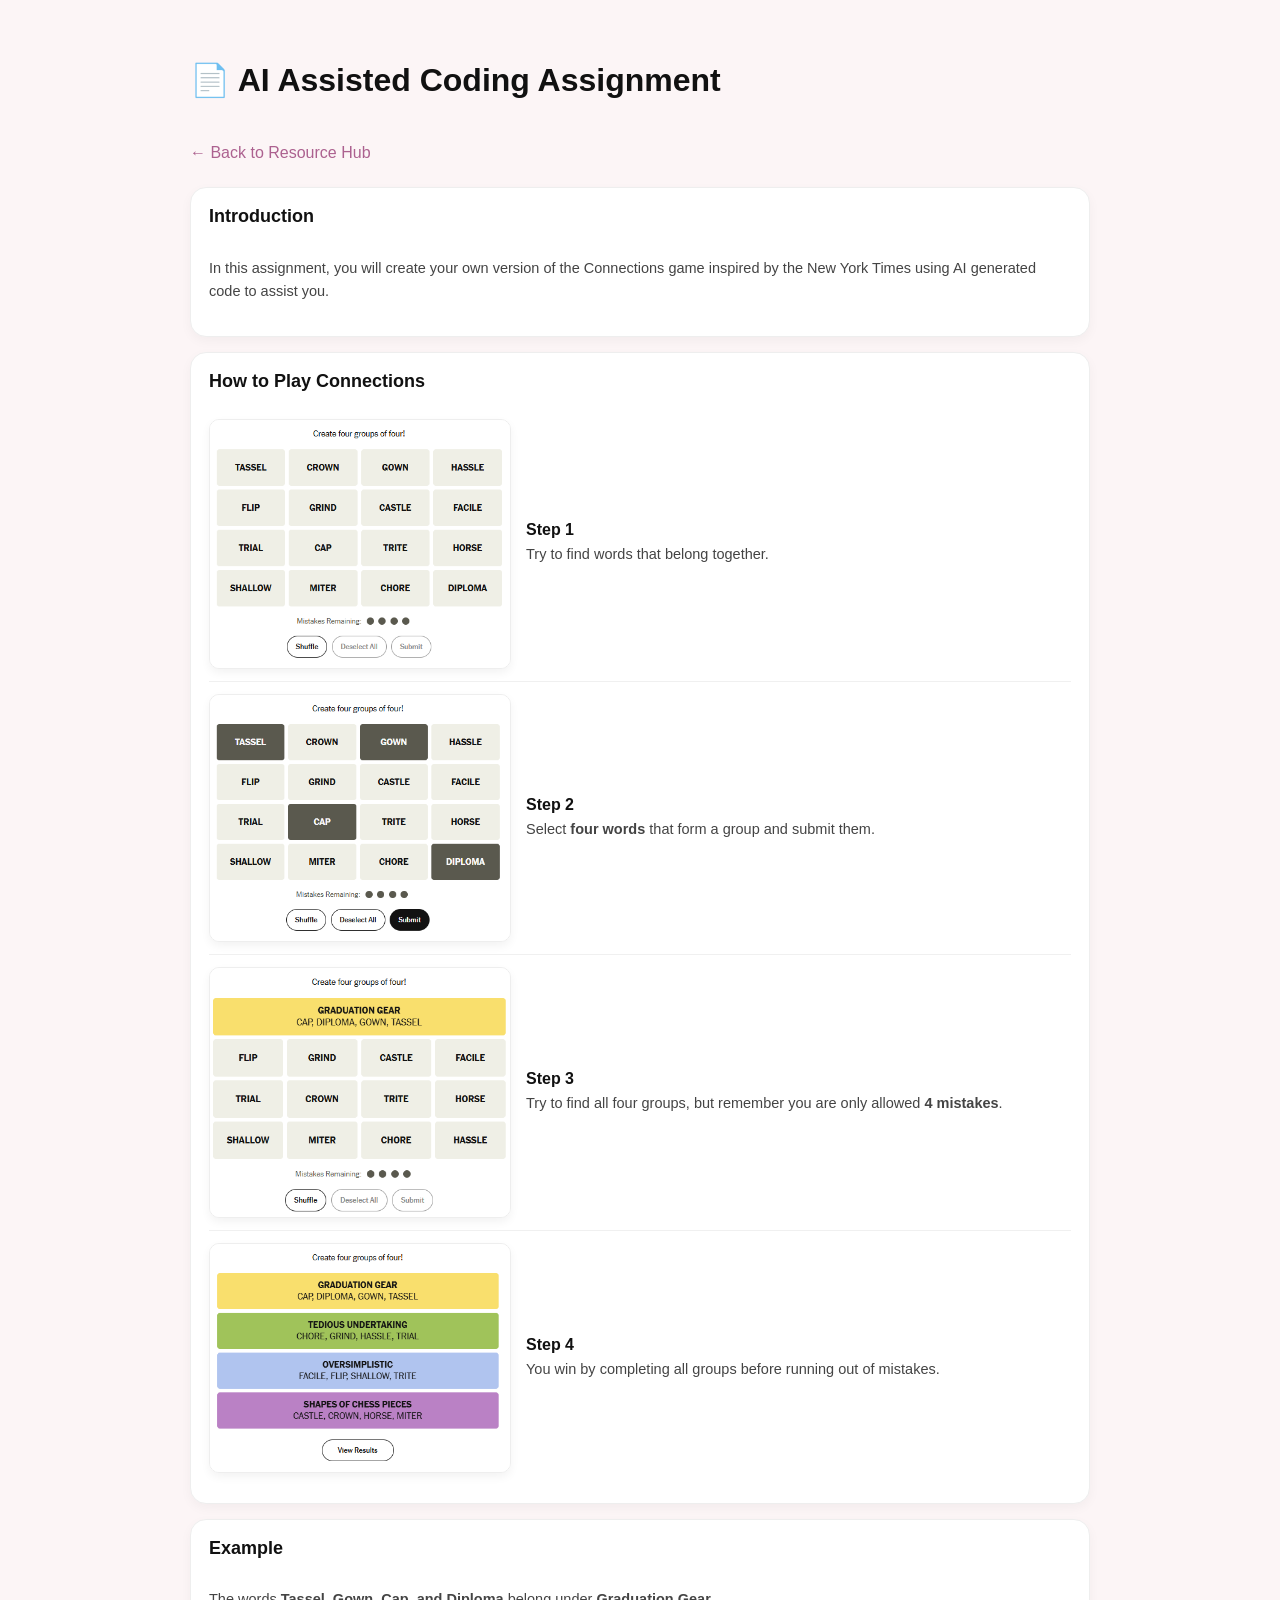
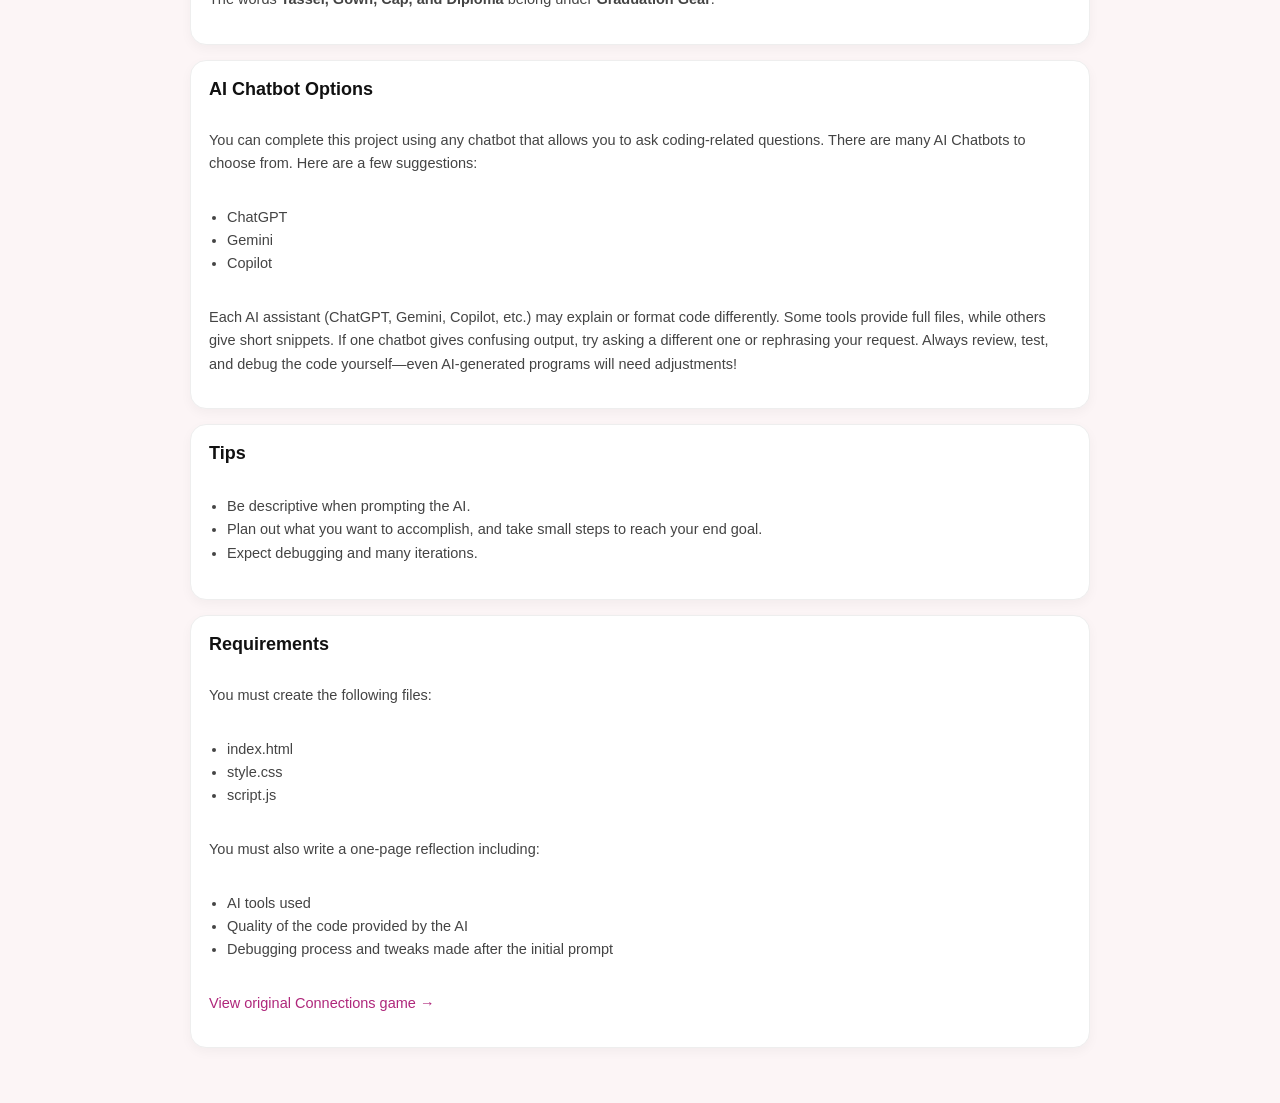
<file: files/AI-Assisted-Code/aicode-assignment.html>
<!DOCTYPE html>
<html lang="en">
<head>
  <meta charset="UTF-8">
  <title>AI Assisted Coding Assignment</title>

  <link rel="stylesheet" href="../../style.css">
</head>

<body>

<div class="page">



  <h1>📄 AI Assisted Coding Assignment</h1>


  <a class="back-link" href="../../index.html">
    ← Back to Resource Hub
  </a>

  <div class="assignment-card">
    <h2>Introduction</h2>
    <p>
      In this assignment, you will create your own version of the Connections game
      inspired by the New York Times using AI generated code to assist you.
    </p>
  </div>

    <div class="assignment-card">

    <h2>How to Play Connections</h2>

    <div class="step">
        <img src="img/connections1.png" alt="Find word groups">
        <div class="step-text">
        <h3>Step 1</h3>
        <p>Try to find words that belong together.</p>
        </div>
    </div>

    <div class="step">
        <img src="img/connections2.png" alt="Select four words">
        <div class="step-text">
        <h3>Step 2</h3>
        <p>Select <strong>four words</strong> that form a group and submit them.</p>
        </div>
    </div>

    <div class="step">
        <img src="img/connections3.png" alt="Limited mistakes">
        <div class="step-text">
        <h3>Step 3</h3>
        <p>Try to find all four groups, but remember you are only allowed <strong>4 mistakes</strong>.</p>
        </div>
    </div>

    <div class="step">
        <img src="img/connections4.png" alt="Win condition">
        <div class="step-text">
        <h3>Step 4</h3>
        <p>You win by completing all groups before running out of mistakes.</p>
        </div>
    </div>

    </div>

  <div class="assignment-card">
    <h2>Example</h2>
    <p>
      The words <strong>Tassel, Gown, Cap, and Diploma</strong> belong under
      <strong>Graduation Gear</strong>.
    </p>
  </div>

  <div class="assignment-card">
    <h2>AI Chatbot Options</h2>
    <p>You can complete this project using any chatbot that allows you to ask coding-related questions. There are many AI Chatbots to choose from. Here are a few suggestions:
</p>
    <ul>
      <li>ChatGPT</li>
      <li>Gemini</li>
      <li>Copilot</li>
    </ul>

    <p>Each AI assistant (ChatGPT, Gemini, Copilot, etc.) may explain or format code differently. Some tools provide full files, while others give short snippets.

        If one chatbot gives confusing output, try asking a different one or rephrasing your request.
        Always review, test, and debug the code yourself—even AI-generated programs will need adjustments!
    </p>
  </div>

  <div class="assignment-card">
    <h2>Tips</h2>
    <ul>
      <li>Be descriptive when prompting the AI.</li>
      <li>Plan out what you want to accomplish, and take small steps to reach your end goal.</li>
      <li>Expect debugging and many iterations.</li>
    </ul>
  </div>

  <div class="assignment-card clickable" data-link="https://www.nytimes.com/games/connections">
    <h2>Requirements</h2>

    <p>You must create the following files:</p>
    <ul>
      <li>index.html</li>
      <li>style.css</li>
      <li>script.js</li>
    </ul>

    <p>You must also write a one-page reflection including:</p>
    <ul>
      <li>AI tools used</li>
      <li>Quality of the code provided by the AI</li>
      <li>Debugging process and tweaks made after the initial prompt</li>
    </ul>

    <p>
      <a href="https://www.nytimes.com/games/connections" target="_blank">
        View original Connections game →
      </a>
    </p>
  </div>

</div>

</body>
</html>

<script>
document.querySelectorAll(".clickable").forEach(card => {
  card.addEventListener("click", () => {
    const link = card.getAttribute("data-link");
    if (link) {
      window.open(link, "_blank");
    }
  });
});
</script>
</file>
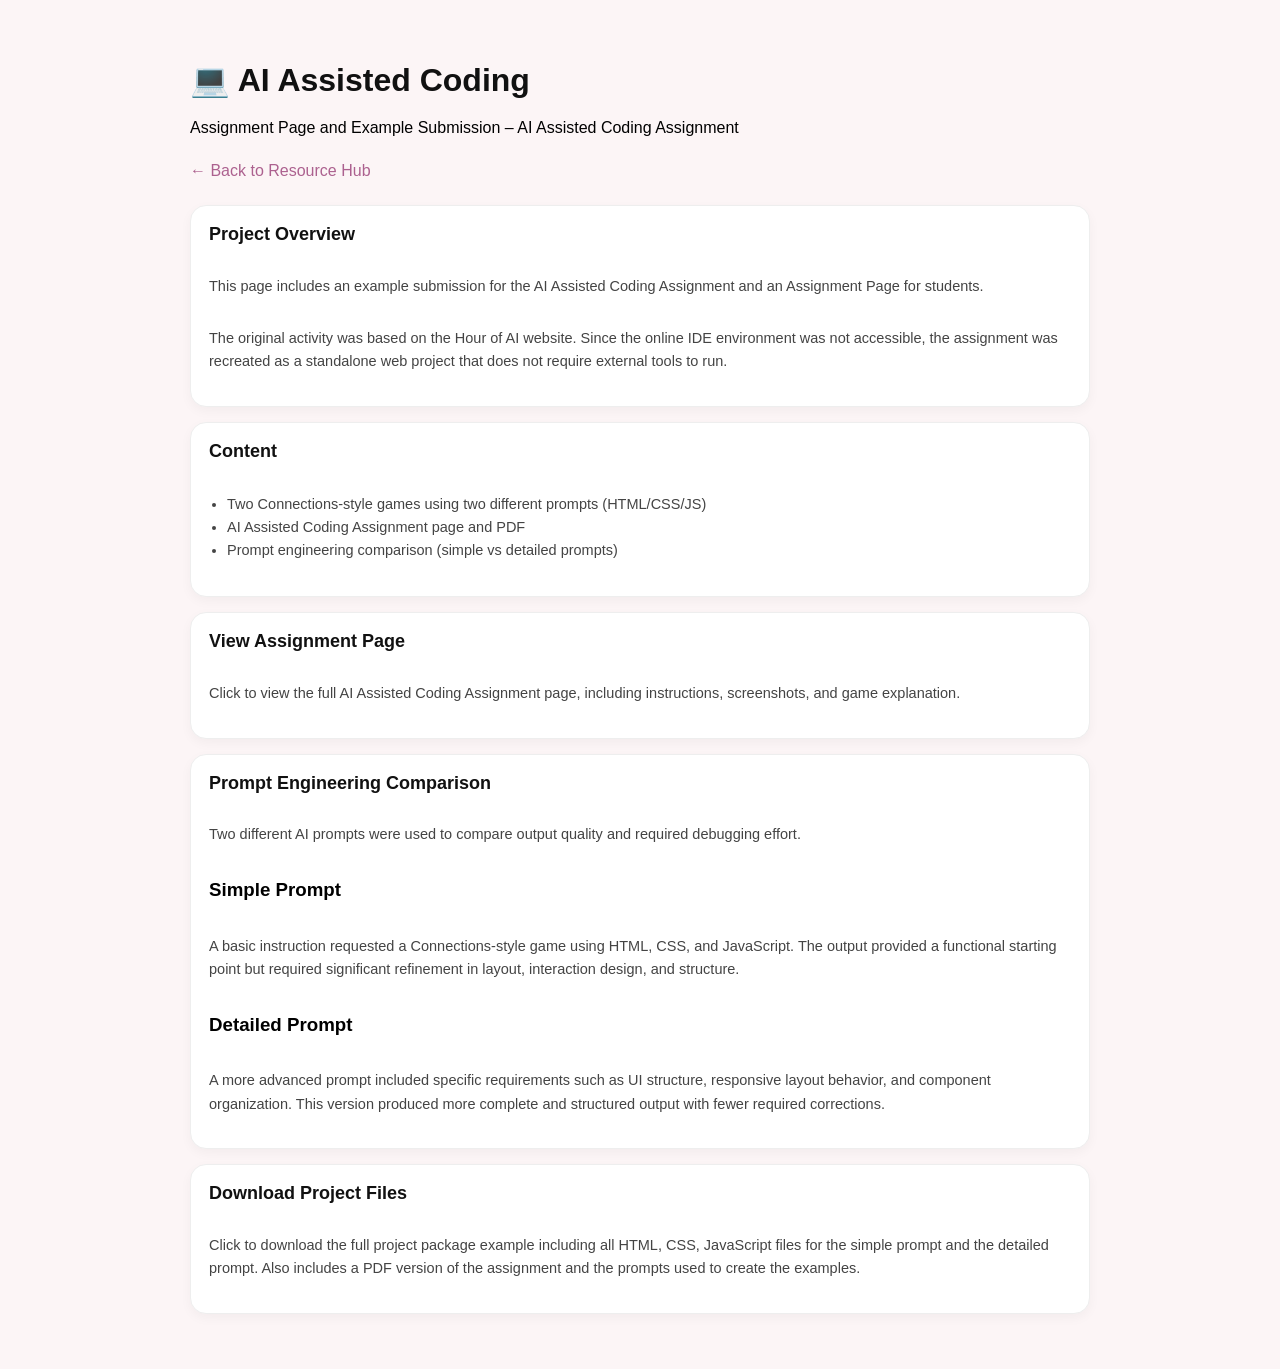
<file: files/AI-Assisted-Code/aicode.html>
<!DOCTYPE html>
<html lang="en">
<head>
  <meta charset="UTF-8">
  <title>AI Assisted Coding References</title>

  <link rel="stylesheet" href="../../style.css">
</head>

<body>

<div class="page">

  <h1>💻 AI Assisted Coding</h1>

  <div class="example-banner">
    Assignment Page and Example Submission – AI Assisted Coding Assignment
  </div>

  <a class="back-link" href="../../index.html">
    ← Back to Resource Hub
  </a>


  <!-- CONTEXT -->
<div class="assignment-card">
    <h2>Project Overview</h2>

    <p>
      This page includes an example submission for the AI Assisted Coding Assignment and an Assignment Page for students.
    </p>

    <p>
      The original activity was based on the Hour of AI website. Since the online IDE environment was not accessible,
      the assignment was recreated as a standalone web project that does not require external tools to run.
    </p>

  </div>

  <!-- CONTENTS -->
  <div class="assignment-card">
    <h2>Content</h2>
    <ul>
      <li>Two Connections-style games using two different prompts (HTML/CSS/JS)</li>
      <li>AI Assisted Coding Assignment page and PDF</li>
      <li>Prompt engineering comparison (simple vs detailed prompts)</li>
    </ul>
  </div>

  <!-- VIEW ASSIGNMENT -->
  <div class="assignment-card clickable"
       data-link="../../files/AI-Assisted-Code/aicode-assignment.html">

    <h2>View Assignment Page</h2>
    <p>
      Click to view the full AI Assisted Coding Assignment page, including instructions,
      screenshots, and game explanation.
    </p>

  </div>
  <!-- PROMPT COMPARISON -->
  <div class="assignment-card">
    <h2>Prompt Engineering Comparison</h2>

    <p>
      Two different AI prompts were used to compare output quality and required debugging effort.
    </p>

    <h3>Simple Prompt</h3>
    <p>
      A basic instruction requested a Connections-style game using HTML, CSS, and JavaScript.
      The output provided a functional starting point but required significant refinement in layout,
      interaction design, and structure.
    </p>

    <h3>Detailed Prompt</h3>
    <p>
      A more advanced prompt included specific requirements such as UI structure,
      responsive layout behavior, and component organization.
      This version produced more complete and structured output with fewer required corrections.
    </p>
  </div>



  <!-- DOWNLOAD -->
  <div class="assignment-card clickable"
       data-link="../../files/AI Assisted Code/AI Assisted Coding Assignment.zip">

    <h2>Download Project Files</h2>
    <p>
      Click to download the full project package example including all HTML, CSS, JavaScript files
      for the simple prompt and the detailed prompt. Also includes a PDF version of the assignment and the prompts used to create the examples.
    </p>

  </div>

</div>

<script>
document.querySelectorAll(".clickable").forEach(card => {
  card.addEventListener("click", () => {
    const link = card.getAttribute("data-link");
    if (link) {
      window.open(link, "_blank");
    }
  });
});
</script>

</body>
</html>
</file>
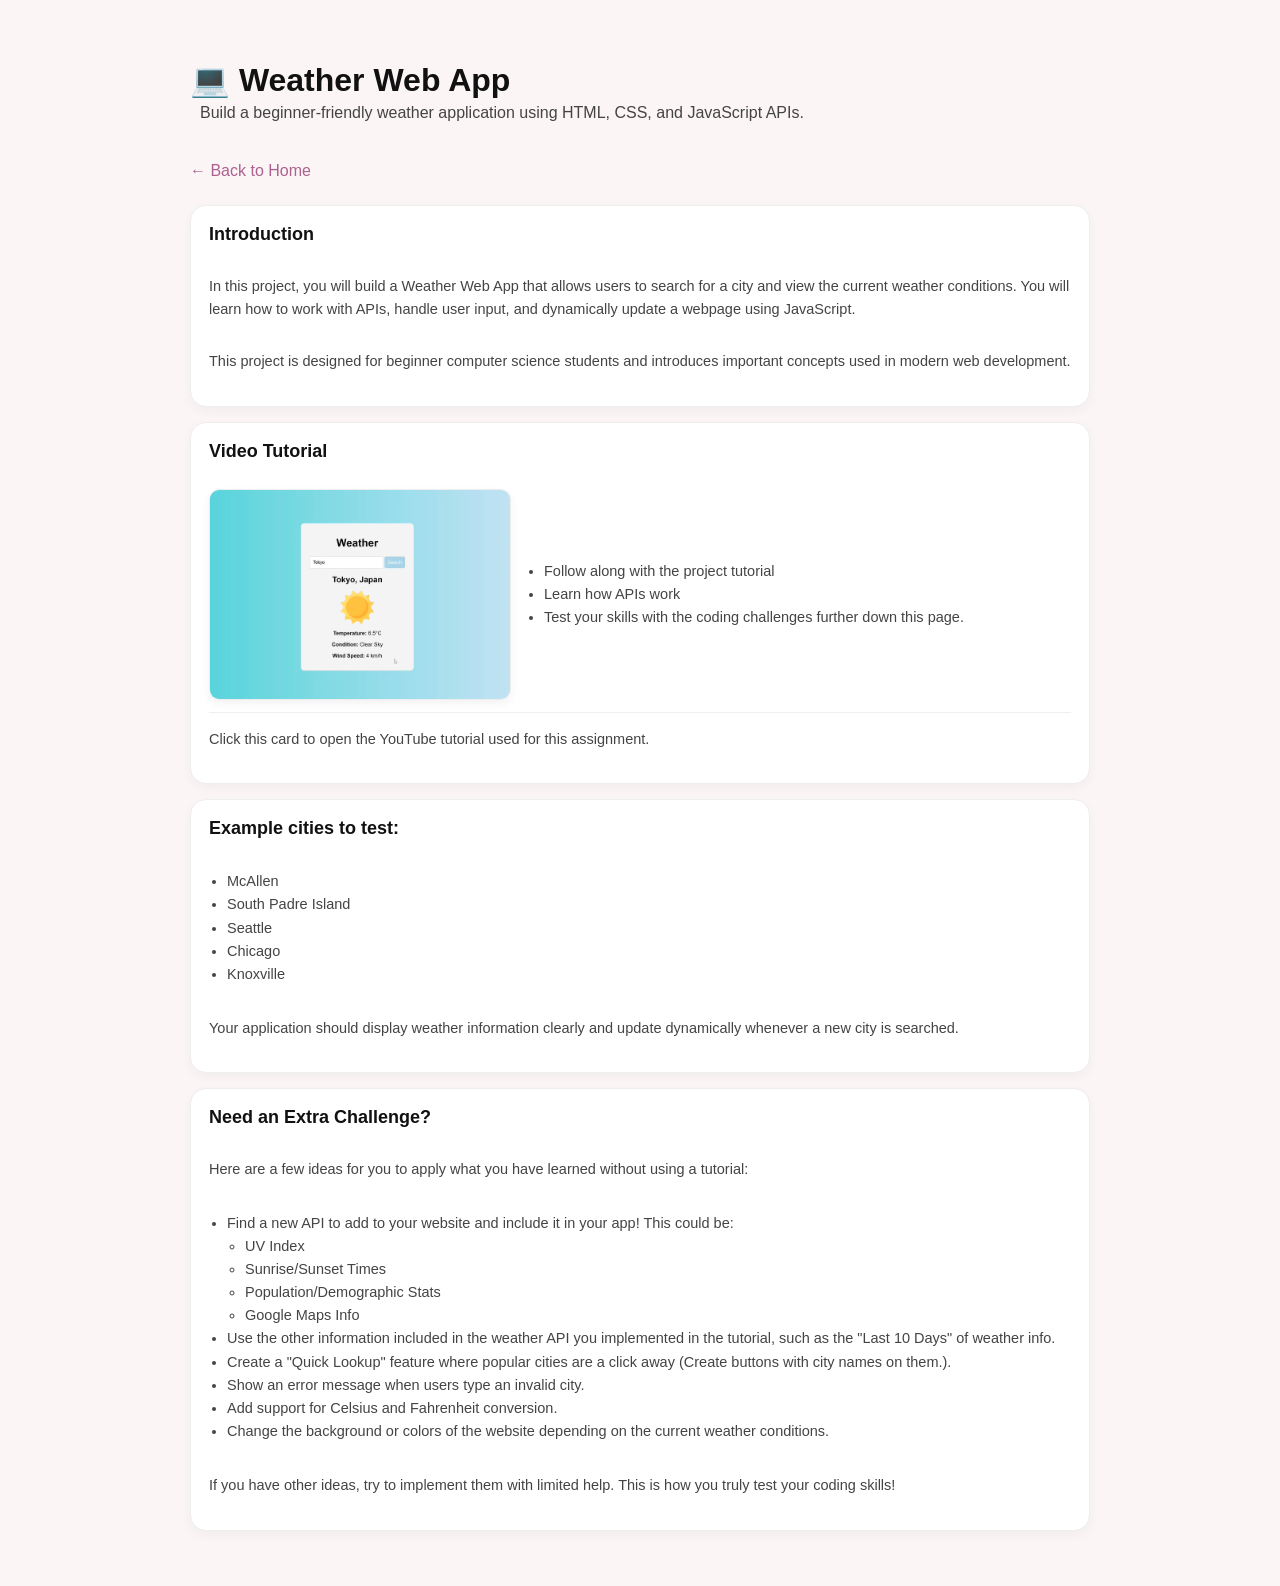
<file: files/Weather-App/weather-app.html>
<!DOCTYPE html>
<html lang="en">
<head>
  <meta charset="UTF-8">
  <title>Weather Web App</title>

  <!-- Stylesheet -->
  <link rel="stylesheet" href="../../style.css">

  <!-- Favicon -->
  <link rel="apple-touch-icon" sizes="180x180" href="../../favicon_io/apple-touch-icon.png">
  <link rel="icon" type="image/png" sizes="32x32" href="../../favicon_io/favicon-32x32.png">
  <link rel="icon" type="image/png" sizes="16x16" href="../../favicon_io/favicon-16x16.png">
  <link rel="manifest" href="../../favicon_io/site.webmanifest">
</head>

<body>

<div class="page">

  <!-- TITLE -->
  <h1>💻 Weather Web App</h1>

  <!-- HEADER BANNER -->
  <div class="banner">
    Build a beginner-friendly weather application using HTML, CSS, and JavaScript APIs.
  </div>

  <!-- BACK LINK -->
  <a class="back-link" href="../../index.html">
    ← Back to Home
  </a>

  <!-- INTRO SECTION -->
  <div class="assignment-card">
    <h2>Introduction</h2>
    <p>
      In this project, you will build a Weather Web App that allows users to search for a city and view the current weather conditions. 
      You will learn how to work with APIs, handle user input, and dynamically update a webpage using JavaScript.
    </p>

    <p>
      This project is designed for beginner computer science students and introduces important concepts used in modern web development.
    </p>
  </div>

  <!-- Tutorial SECTION --> 
  <div class="assignment-card clickable"
       data-link="https://www.youtube.com/watch?v=iED55_Q-AvY">
    <h2>Video Tutorial</h2>
    <div class="step">
      <img src="./weather-app.png" alt="Image">
      <ul>
        <li>Follow along with the project tutorial</li>
        <li>Learn how APIs work</li>
        <li>Test your skills with the coding challenges further down this page.</li>
      </ul>

    </div>
    
   
    <P>
      Click this card to open the YouTube tutorial used for this assignment.
    </P>
  </div>


  <!-- EXAMPLE SECTION -->
  <div class="assignment-card">
    <h2> Example cities to test:</h2>
    <ul>
      <li>McAllen</li>
      <li>South Padre Island</li>
      <li>Seattle</li>
      <li>Chicago</li>
      <li>Knoxville</li>
    </ul>

    <p>
      Your application should display weather information clearly and update dynamically whenever a new city is searched.
    </p>
  </div>



  <!-- Extrassss CARD -->
<div class="assignment-card">

  <h2>Need an Extra Challenge?</h2>

  <p>
    Here are a few ideas for you to apply what you have learned without using a tutorial:
  </p>

  <ul>
    <li>
      Find a new API to add to your website and include it in your app! This could be:
      <ul>
        <li>UV Index</li>
        <li>Sunrise/Sunset Times</li>
        <li>Population/Demographic Stats</li>
        <li>Google Maps Info</li>
      </ul>
    </li>

    <li>
      Use the other information included in the weather API you implemented in the tutorial, such as the "Last 10 Days" of weather info.
    </li>

    <li>
      Create a "Quick Lookup" feature where popular cities are a click away (Create buttons with city names on them.).
    </li>

    <li>
      Show an error message when users type an invalid city.
    </li>

    <li>
      Add support for Celsius and Fahrenheit conversion.
    </li>

    <li>
      Change the background or colors of the website depending on the current weather conditions.
    </li>
  </ul>

  <p>
    If you have other ideas, try to implement them with limited help. This is how you truly test your coding skills!
  </p>

</div>


</div>

<!-- CLICK HANDLER -->
<script>
document.querySelectorAll(".clickable").forEach(card => {
  card.addEventListener("click", () => {
    const link = card.getAttribute("data-link");
    if (link) {
      window.open(link, "_blank");
    }
  });
});
</script>

</body>
</html>
</file>
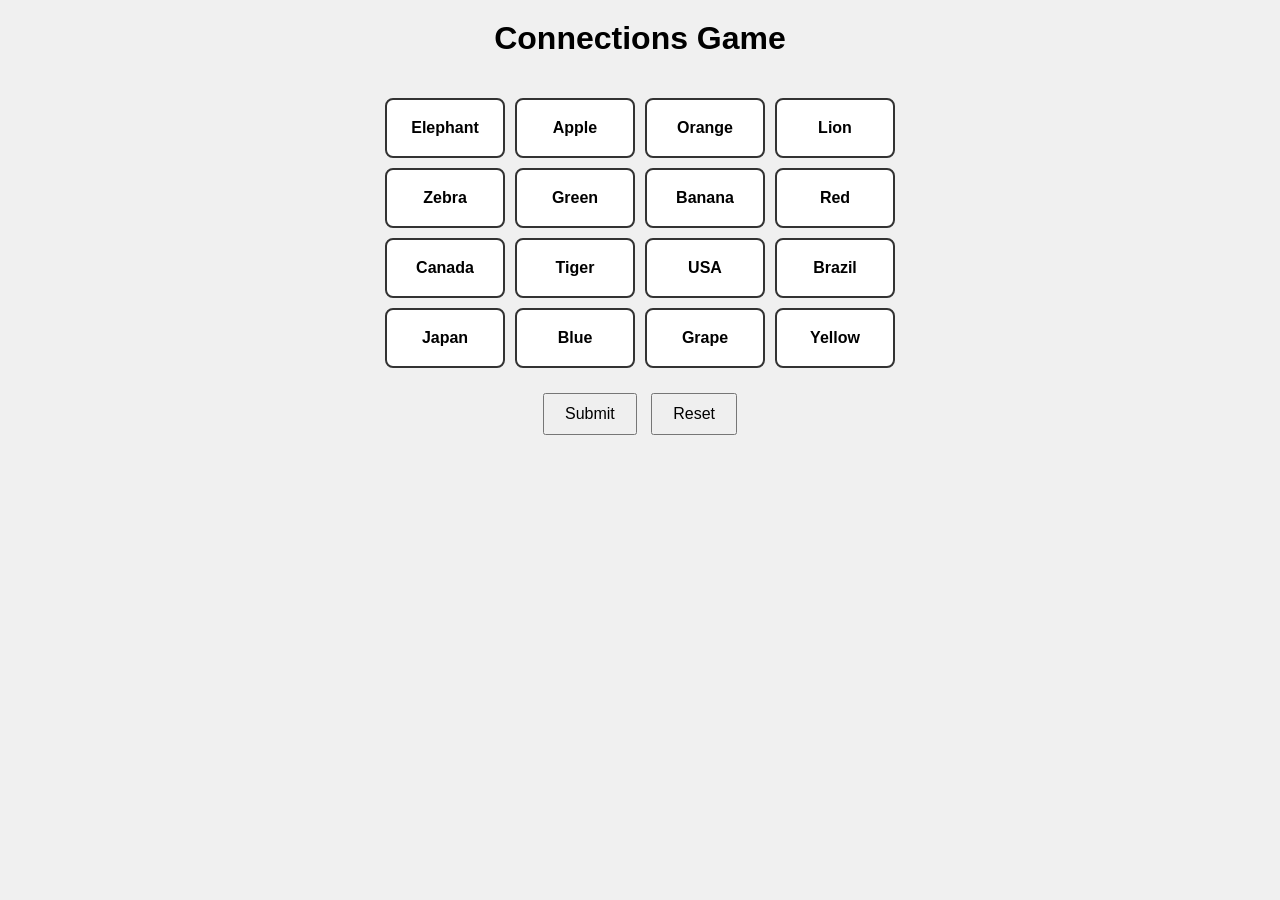
<file: files/AI-Assisted-Code/Detailed Prompt/detailed.html>
<!DOCTYPE html>
<html lang="en">
<head>
    <meta charset="UTF-8">
    <meta name="viewport" content="width=device-width, initial-scale=1.0">
    <title>Connections Game</title>
    <link rel="stylesheet" href="style.css">
</head>
<body>
    <h1>Connections Game</h1>
    <div id="game-container">
        <div id="grid"></div>
        <button id="submit-btn">Submit</button>
        <button id="reset-btn">Reset</button>
    </div>
    <div id="message"></div>
    <script src="script.js"></script>
</body>
</html>
</file>
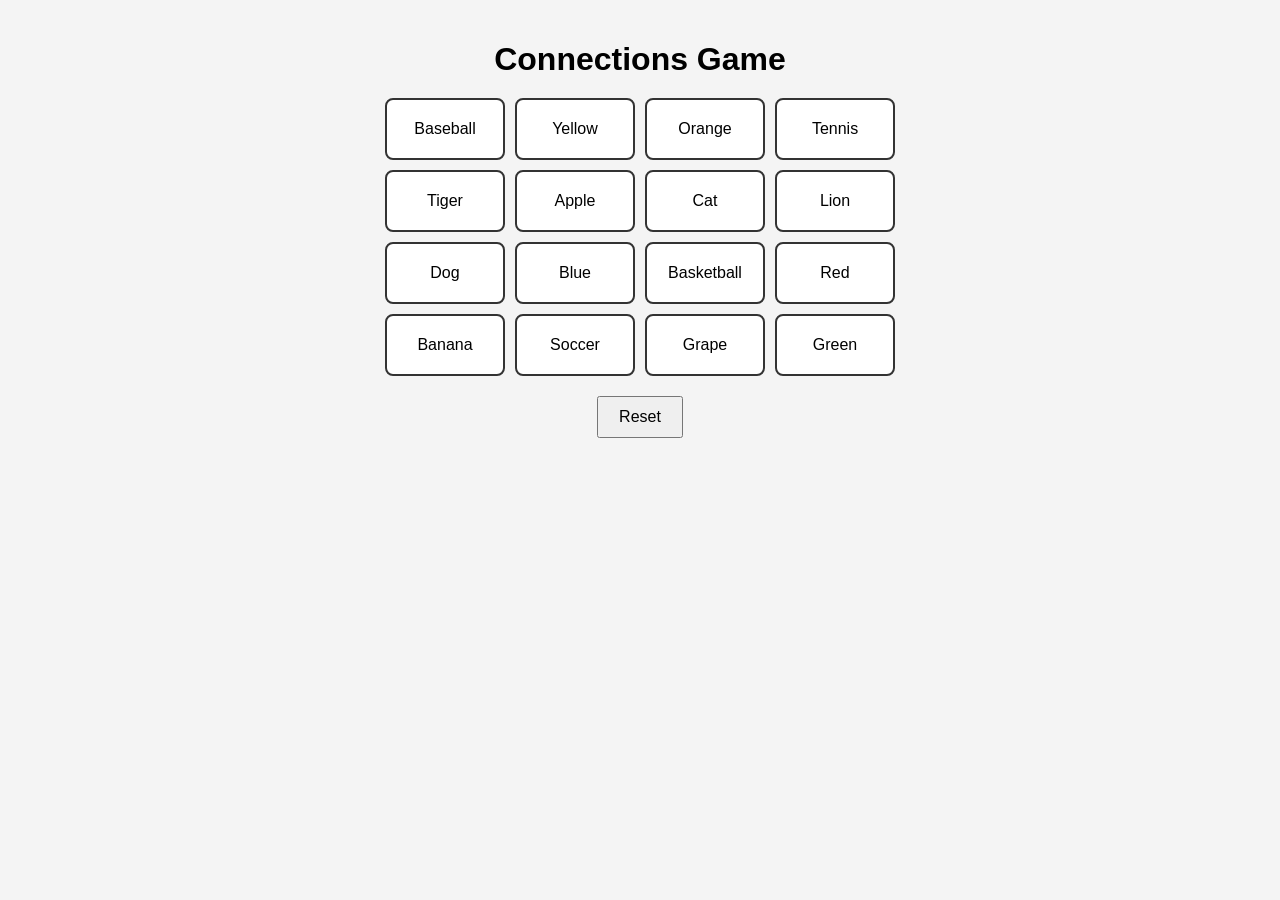
<file: files/AI-Assisted-Code/Simple Prompt/simple.html>
<!DOCTYPE html>
<html lang="en">
<head>
    <meta charset="UTF-8">
    <meta name="viewport" content="width=device-width, initial-scale=1.0">
    <title>Connections Game</title>
    <link rel="stylesheet" href="style.css">
</head>
<body>
    <h1>Connections Game</h1>
    <div id="game-container">
        <div id="tiles-container"></div>
        <button id="reset-btn">Reset</button>
    </div>
    <script src="script.js"></script>
</body>
</html>
</file>
<file: style.css>
body {
  font-family: "Segoe UI", Arial, sans-serif;
  background-color: #faecee7a;
  margin: 0;
  padding: 40px 20px;
}

/* PAGE ALIGNMENT */
#container,
h1,
.topbar,
input,
.filter-wrapper {
  max-width: 1100px;
  margin-left: auto;
  margin-right: auto;
}

/* TITLE */
h1 {
  color: #111;
  font-weight: 600;
  margin-bottom: 20px;
}

/* TOP BAR */
.topbar {
  display: flex;
  justify-content: space-between;
  align-items: center;
  margin-bottom: 15px;
}

.status {
  font-size: 14px;
  color: #777;
}

/* RIGHT SIDE BUTTON GROUP */
.top-actions {
  display: flex;
  align-items: center;
  gap: 10px;
}

/* SEARCH */
input {
  display: block;
  width: 100%;
  padding: 10px;

  border: 1px solid #ddd;
  border-radius: 8px;

  margin-bottom: 15px;
  box-sizing: border-box;
}


/* FILTER WRAPPER */
.filter-wrapper {
  position: relative;
}

/* FILTER BUTTON */
.filter-btn {
  background: #fff;
  border: 1px solid #ddd;
  padding: 8px 12px;
  border-radius: 8px;
  cursor: pointer;
}

.filter-btn:active {
  transform: scale(0.97);
}


/* FILTER DROPDOWN */
.filter-menu {
  display: none;
  position: absolute;
  top: 40px;
  right: 0;

  background: #fff;
  border: 1px solid #eee;
  border-radius: 10px;

  padding: 8px;

  width: 220px;
  box-shadow: 0 6px 20px rgba(0,0,0,0.08);
  z-index: 100;

  max-height: 280px;
  overflow-y: auto;

  text-align: left;

  transition: opacity 0.15s ease, transform 0.15s ease;
  transform: translateY(-5px);
  opacity: 0;
  pointer-events: none;
}

.filter-menu.show {
  display: block;
  transform: translateY(0);
  opacity: 1;
  pointer-events: auto;
}

/* FILTER ITEMS */
.filter-item {
  display: flex;
  align-items: center;
  justify-content: flex-start;

  gap: 6px;
  padding: 4px 6px;

  font-size: 13.5px;
  cursor: pointer;

  white-space: nowrap;
}

.filter-item input {
  width: 14px;
  height: 14px;
  margin: 0;

  accent-color: #f0dde8;
}

/* hover */
.filter-item:hover {
  background: #f5f5f5;
  border-radius: 6px;
}

/* CARD */
.card {
  border: 1px solid #eee;
  border-radius: 16px;
  padding: 18px;
  margin: 15px 0;
  position: relative;
  background-color: #fff;
  display: flex;
  gap: 20px;

  box-shadow: 0 4px 12px rgba(0,0,0,0.04);
  cursor: pointer;
  transition: transform 0.15s ease, box-shadow 0.15s ease;
}

.card:hover {
   position: relative;
   z-index: 1;
  box-shadow: 0 10px 25px rgba(214, 105, 172, 0.18);
}


/* LEFT */
.left {
  flex: 0 1 360px;
  max-width: 360px;

  display: flex;
  flex-direction: column;
  gap: 10px;
}

.left h3 {
  font-size: 22px;
  font-weight: 400;
  margin-bottom: 15px;
  margin-top: 0px;
  color: #75084c;
}

/* RIGHT */
.right {
  flex: 1;
  min-width: 0;

  border-left: 1px solid #f0f0f0;
  padding-left: 25px;

  display: flex;
  flex-direction: column;

  font-size: 14.5px;
  line-height: 1.6;
  color: #444;

  overflow-wrap: break-word;

  position: relative;
  z-index: 0;
}

/* IMAGE */
.card-img {
  width: 100%;
  height: auto;
  object-fit: contain;
  border-radius: 12px;
}

/* BOTTOM */
.bottom {
  margin-top: auto;
  display: flex;
  flex-direction: column;
  gap: 10px;
}

/* TAGS */
.tags {
  display: flex;
  flex-wrap: wrap;
  gap: 6px;
}

.tag {
  background: #f1f1f1;
  padding: 4px 10px;
  border-radius: 6px;
  font-size: 13px;
  cursor: pointer;
   user-select: none;
}

.tag:hover {
  background: #eee;
}

.tag:active {
  transform: scale(0.97);
}

/* MORE TAGS */
.hidden-tags {
  display: none;
  flex-wrap: wrap;
  gap: 6px;
  margin-top: 6px;
}

.hidden-tags.show {
  display: flex;
  flex-wrap: wrap;
  gap: 5px;
}

.tag.more {
  background: #ddd;
}

/* DOWNLOAD */
.download {
  font-weight: bold;
  color: #af277b;
  text-decoration: none;
}

/* GLOBAL LINK */
.right a,
.assignment-card a,
.card a {
  color: #af277b;
  text-decoration: none;
  font-weight: 500;
  position: relative;
  z-index: 2;
}

.right a:hover,
.assignment-card a:hover,
.card a:hover {
  text-decoration: underline;
  color: #75084c;
}

.right a:visited,
.assignment-card a:visited,
.card a:visited {
  color: #75084c;
}

/* RESPONSIVE */
@media (max-width: 900px) {
  .card {
    flex-direction: column;
  }

  .right {
    border-left: none;
    padding-left: 0;
    margin-top: 10px;
  }
}

/* PAGE WRAPPER */
.page {
  max-width: 900px;
  margin: 0 auto;
}

/* ASSIGNMENT CARDS */
.assignment-card {
  background: #fff;
  border: 1px solid #eee;
  border-radius: 16px;
  overflow-x: auto;

  padding: 18px;
  margin: 15px 0;

  box-shadow: 0 4px 12px rgba(0,0,0,0.04);
}

/* HEADINGS */
.assignment-card h2 {
  margin-top: 0;
  font-size: 18px;
  font-weight: 600;
  color: #111;
}

/* TEXT */
.assignment-card p,
.assignment-card li {
  color: #444;
  line-height: 1.6;
  font-size: 14.5px;
}

/* LISTS */
.assignment-card ul {
  padding-left: 18px;
}

/* CLICKABLE CARD */
.clickable {
  cursor: pointer;
  transition: transform 0.15s ease, box-shadow 0.15s ease;
}

.clickable:hover {
  transform: translateY(-2px);
  box-shadow: 0 8px 20px rgba(214, 105, 172, 0.15);
}

/* BACK LINK */
.back-link {
  display: inline-block;
  margin-top: 25px;
  margin-bottom: 10px;

  color: #ac618f;
  text-decoration: none;
  font-weight: 500;
  font-size: 16px;
}

.back-link:hover {
  text-decoration: underline;
}

/* STEPS (assignment screenshots) */
.step {
  display: flex;
  gap: 15px;
  align-items: center;

  padding: 12px 0;
  border-bottom: 1px solid #f0f0f0;
}

.step:last-child {
  border-bottom: none;
}

.step img {
  width: 300px;
  height: auto;
  border-radius: 10px;

  border: 1px solid #eee;
  box-shadow: 0 4px 10px rgba(0,0,0,0.05);

  flex-shrink: 0;
}

.step-text h3 {
  margin: 0 0 5px 0;
  font-size: 16px;
  color: #111;
}

.step-text p {
  margin: 0;
  color: #444;
  font-size: 14.5px;
  line-height: 1.5;
}

@media (max-width: 700px) {
  .step {
    flex-direction: column;
    align-items: flex-start;
  }

  .step img {
    width: 100%;
  }
}

.btn {
  background: #fff;
  border: 1px solid #e0e0e0;
  padding: 6px 14px;
  border-radius: 8px;
  cursor: pointer;

  font-size: 13px;
  transition: background 0.15s ease, transform 0.1s ease;
}

.btn:hover {
  background: #f5f5f5;
}

.btn:active {
  transform: scale(0.97);
}

.btn.secondary {
  background: #fff;
  color: #666;
}


#basicFiltersPanel {
  display: flex;
  flex-direction: column;

  height: 100%;
  min-height: 0;

  overflow: hidden;
}


#sideFilterMenu {
  flex: 1;
  min-height: 0;

  overflow-y: auto;
}

/* FOOTER */
#basicFiltersPanel .advanced-footer {
  flex-shrink: 0;

  position: sticky;
  bottom: 0;

  background: white;
  z-index: 10;
}

/*ADVANCED FILTERING*/
/*close button*/
.panel-close-btn {
  background: transparent;
  border: none;
  color: #666;
  width: 34px;
  height: 34px;

  display: flex;
  align-items: center;
  justify-content: center;

  cursor: pointer;

  font-size: 14px;
  font-weight: 400;

  padding: 0;
  margin: 0;

  line-height: 1;
}

.panel-close-btn:active {
  transform: scale(0.97);
  transform: translateY(-4px); 
}

/* TITLE */
.advanced-title {
  font-size: 16px;
  font-weight: 400;
  margin-bottom: 15px;
  color: #111;
}

.advanced-header {
  display: flex;
  justify-content: space-between;
  align-items: center;
  margin-top: 10px;
  margin-bottom: 20px;

  line-height: 1;
}

.advanced-body {
  padding: 10px 0 20px;
  flex: 1;
  min-height: 0;
  overflow: hidden;
}

.adv-values {
  display: flex;
  gap: 6px;
  flex-wrap: wrap;
  align-items: center;
}

.advanced-add {
  background: #fff;
  border: 1px solid #e0e0e0;

  padding: 6px 12px;
  border-radius: 8px;

  cursor: pointer;
  font-size: 13px;

  transition: background 0.15s ease;
  margin-bottom: 10px;
  margin-top: 10px;
  align-self: flex-start;
}

.advanced-divider {
  border-top: 1px solid #b6b6b6;
}


.advanced-add:hover {
  background: #f5f5f5;
}

.advanced-add:active {
  transform: scale(0.97);
}


.advanced-row {
  display: grid;
  gap: 10px;

  align-items: start;
  border-bottom: 1px solid #eee;
  padding-bottom: 10px;
  margin-bottom: 10px;
  max-width: 100%;
  overflow: visible;
  z-index: 1;
  position: relative;
}

.advanced-row:last-child {
  border-bottom: none;
}

.advanced-row > div:nth-child(2) {
  min-width: 0;
}

#advancedRows {
  flex: 1;           
  overflow-y: auto;   
  min-height: 0;
  padding-right: 4px;  
}



/* footer inline */
.advanced-footer {
  flex-shrink: 0;
  position: sticky;
  bottom: 0;
  z-index: 10;
  background: #fff;

  display: flex;
  flex-direction: column;
  gap: 10px;
  
}

#advancedFiltersPanel {
  display: flex;
  flex-direction: column;

  height: 100%;
  min-height: 0;

  overflow: hidden;
}

/*TAG DROPDOWN*/

.tag-dropdown {
  position: absolute;
  background: white;
  border: 1px solid #ddd;
  border-radius: 8px;
  padding: 8px;
  width: 260px;
  z-index: 9999999;

  max-height: 280px; 
  overflow-y: auto;   

}

.tag-dropdown.hidden {
  display: none;
}

.tag-search {
  width: 100%;
  padding: 6px;
  margin-bottom: 8px;
}

.adv-selected-tags {
  display: flex;
  flex-direction: row;
  flex-wrap: wrap;
  gap: 5px;

  align-items: center;
  min-width: 0;
}

.add-tag-btn {
  background: #fff;
  border: 1px dashed #bbb;

  padding: 4px 10px;
  border-radius: 999px; /* pill shape */

  font-size: 12px;
  color: #555;

  cursor: pointer;
  white-space: nowrap;

  display: inline-block;
  width: auto;

  transition: all 0.15s ease;
}

.add-tag-btn:hover {
  background: #f5f5f5;
  border-color: #999;
}
.add-tag-btn:active {
  transform: scale(0.98);
}

.tag-option {
  display: flex;
  justify-content: space-between;
  align-items: center;

  padding: 5px 6px;
  border-radius: 5px;
  cursor: pointer;
}

.tag-option:hover {
  background: #f3f3f3;
}

.tag-x {
  font-size: 11px;
  color: #aaa;
  display: none;
}
 
.tag-option.selected .tag-x {
  display: inline;
}

.adv-chip {
  font-size: 12px;
  padding: 4px 8px;
  border-radius: 999px;
  background: #f3f3f3;

  cursor: pointer;
  user-select: none;
  border: none;

  max-width: 100%;
  overflow: hidden;
  text-overflow: ellipsis;

  flex-wrap: wrap;

  display: inline-flex;
  align-items: center;
  gap: 6px;

  width: auto;
  white-space: nowrap;

  flex: 0 0 auto;

  transition: background 0.15s ease;
}

.adv-chip:hover {
  background: #e7e7e7;
}

.adv-chip-x {
  font-size: 10px;
  opacity: 0.6;

  pointer-events: none;
}

.tag-category {
  margin-bottom: 10px;
}

.tag-category-title {
  font-size: 11.5px;
  font-weight: 600;
  color: #999;
  margin: 6px 6px 2px;
  text-transform: uppercase;
  letter-spacing: 0.06em;
}

.filter-group {
  margin-bottom: 8px;
}


#advancedEntryBtn {
  display: flex;
  align-items: center;
  justify-content: flex-start;

  gap: 6px;
  padding: 4px 6px;

  font-size: 13.5px;
  cursor: pointer;

  white-space: nowrap;

  border-radius: 6px;
}

#advancedEntryBtn:hover {
  background: #f5f5f5;
}

#advancedEntryBtn {
  cursor: pointer;
  user-select: none;
}

.layout {
  max-width: 1100px;
  margin: 0 auto;

  display: block; /* default = CLOSED state */
}

/* =========================
   OPEN STATE (ONLY WHEN PANEL OPEN)
========================= */

.layout.filters-open {
  display: grid;
  grid-template-columns: 240px 1fr;
  gap: 20px;
  align-items: start;
}

/* PANEL hidden by default */
.advanced-panel {
  display: none;
  min-width: 0;
  position: sticky;
  position: sticky;
  flex-direction: column;
  z-index: 1000;
  overflow: visible;
}

/* PANEL visible only when open */
.layout.filters-open .advanced-panel {
  display: flex;
  flex-direction: column;
  background: #fff;
  border: 1px solid #eee;
  border-radius: 12px;

  padding: 12px;

  position: sticky;
  z-index: 1000;
  top: 20px;

  margin-top: 15px;

  max-height: min(750px, 65vh);
  min-height: 230px;
  overflow: visible;
}

/* CARD AREA */
.main-content {
  min-width: 0;
}

/* =========================
   ONLY WHEN OPEN → TIGHTER UI
========================= */

.layout.filters-open .card {
  padding: 14px;
  gap: 15px;
}

.layout.filters-open .left h3 {
  font-size: 20px;
}

/*EXIT BUTTONS/DELETE BUTTONS*/
.icon-btn {
  background: #fff;
  border: 0px;

  width: 28px;
  height: 28px;

  border-radius: 8px;

  display: flex;
  align-items: center;
  justify-content: center;

  cursor: pointer;

  font-size: 14px;
  color: #666;

  transition: background 0.15s ease, transform 0.1s ease;
}

.icon-btn:hover {
  background: #f5f5f5;
}

.icon-btn:active {
  transform: scale(0.95);
}

/* SCROLL TO TOP BUTTON */
.scroll-top-btn {
  position: fixed;
  bottom: 20px;
  right: 10px;

  background: #fdf6f7ab;
  border: 1px solid;
  border-radius: 50%;

  color: #75084c;
  font-size: 20px;
  aspect-ratio: 1 / 1;
  font-weight: 600;
  line-height: 1;    

  cursor: pointer;

  padding: 0px 10px 5px;
  box-sizing: border-box;

  opacity: 0;
  pointer-events: none;

  transition: opacity 0.2s ease, color 0.2s ease;
  z-index: 9999;
}

.scroll-top-btn.show {
  opacity: 1;
  pointer-events: auto;
}

.scroll-top-btn:hover {
  box-shadow: 0 0px 25px rgba(214, 105, 172, 0.5);
}
.scroll-top-btn:active {
  transform: scale(0.95);
}

/*DELETE ROW BUTTON*/
.delete-row-btn {
  background: rgba(158, 158, 158, 0.060);
  border: 1px solid #bbb;
  color: #555;


  padding: 4px 10px;
  border-radius: 999px;

  font-size: 12px;
  cursor: pointer;

  white-space: nowrap;

  transition: all 0.15s ease;
}

.row-actions {
  position: relative;
  z-index: 1;
}

.delete-row-btn:hover {
  background: #f5f5f5;
  border-color: #999;
  color: #333;
}

.delete-row-btn:active {
  transform: scale(0.98);
}

/*AND/NOT Dropdown*/
.adv-op-wrap {
  position: relative;
  display: inline-block;
  width: 80px; 
}

.adv-op-btn {
  width: 100%;            
  min-width: 80px;

  display: flex;
  justify-content: space-between; 

  align-items: center;

  background: #fff;
  border: 1px solid #ddd;

  padding: 6px 12px;
  border-radius: 8px;

  font-size: 13px;
}

.adv-op-btn:hover {
  background: #f5f5f5;
}

.adv-op-btn:active {
  transform: scale(0.97);
}

/* arrow */
.adv-op-arrow {
  font-size: 10px;
  transition: transform 0.15s ease;
}

/* rotated state */
.adv-op-wrap.open .adv-op-arrow {
  transform: rotate(180deg);
}

/* dropdown menu */
.adv-op-menu {
  display:none;
  position: absolute;
  top: calc(100% + 4px);
  left: 0;

  width: 100%; 

  background: #fff;
  border: 1px solid #eee;
  border-radius: 10px;

  box-shadow: 0 6px 20px rgba(0,0,0,0.08);
  z-index: 999999;
  
}

.adv-op-wrap.open .adv-op-menu {
  display: block;
}

/* options */
.adv-op-option {

  padding: 6px 12px;  
  font-size: 14px; 
  cursor: pointer;

  display: flex;
  align-items: center;

  border-radius: 6px;
}

.adv-op-option:hover {
  background: #f5f5f5;
}

.adv-op-btn:focus {
  outline: none;
}

.adv-op-btn:focus-visible {
  outline: none;
}

button:focus {
  outline: none;
}

button:focus-visible {
  outline: none;
}

.adv-op-wrap.disabled {
  pointer-events: none;
  opacity: 0.4;
}

/* =========================
   HEADER ACTIONS
========================= */

.advanced-header-actions {
  display: flex;
  align-items: center;
  transform: translateY(-5px); 
}

/* wrapper becomes positioning anchor */
.help-wrapper {
  position: relative;
  display: inline-flex;
  align-items: center;
  padding-right: 8px;
}

/* hover show */
.help-wrapper:hover .help-tooltip {
  opacity: 1;
  transform: translateX(-50%) translateY(0);
}


/* =========================
   ? BUTTON
========================= */

.help-btn {
  width: 26px;
  height: 26px;

  border-radius: 50%;
  border: 1px solid #ddd;
  background: #fff;

  font-size: 14px;
  font-weight: 600;
  color: #666;


  display: flex;
  align-items: center;
  justify-content: center;


  cursor: pointer;

  transition: background 0.15s ease, transform 0.1s ease;

}

.help-btn:hover {
  background: #f5f5f5;
}

.help-btn:active {
  transform: scale(0.95);
}

/* =========================
   TOOLTIP 
========================= */

.help-tooltip {
  position: absolute;
  left: 50%;
  bottom: calc(100% + 20px);

  transform: translateX(-50%) translateY(6px);

  width: 200px;

  background: #fff;
  border: 1px solid #eee;
  border-radius: 10px;

  padding: 10px 12px;

  font-size: 12.5px;
  line-height: 1.4;
  color: #444;

  box-shadow: 0 5px 10px rgba(0,0,0,0.12);

  z-index: 9999999;

  opacity: 0;
  pointer-events: none;

  transition: opacity 0.15s ease, transform 0.15s ease;
}

/* SHOW STATE */
.help-tooltip.show {
  opacity: 1;
  transform: translateX(-50%) translateY(0);
  pointer-events: auto;
}

/* bold styling */
.help-tooltip b {
  color: #111;
}

/*SIDE PANEL*/
.panel-mode.hidden {
  display: none;
}

#sideFilterMenu {
  overflow-y: auto;
  max-height: 100%;
}

.hidden {
  display: none !important;
}




.panel-mode {
  flex: 1;
  min-height: 0;  
  overflow-y: auto;  /* enables scroll */
  padding-right: 6px;
}

#sideFilterMenu {
  padding-right: 4px;
}


/*toggle button*/
.mode-toggle {
  position: relative;
  display: inline-block;
  width: 46px;
  height: 24px;
}

/* hide checkbox */
.mode-toggle input {
  opacity: 0;
  width: 0;
  height: 0;
}

/* track */
.slider {
  position: absolute;
  cursor: pointer;

  top: 0;
  left: 0;
  right: 0;
  bottom: 0;

  background-color: #ddd;
  transition: 0.2s;

  border-radius: 999px;
}

/* knob */
.slider::before {
  position: absolute;
  content: "";

  height: 18px;
  width: 18px;

  left: 3px;
  bottom: 3px;

  background-color: white;
  transition: 0.2s;

  border-radius: 50%;
  box-shadow: 0 1px 3px rgba(0,0,0,0.2);
}

/* checked state */
.mode-toggle input:checked + .slider {
  background-color: #af277b;
}

.mode-toggle input:checked + .slider::before {
  transform: translateX(22px);
}

.slider::after {
  content: "Advanced Filtering:";
  position: absolute;

  right: 55px;
  top: 50%;
  transform: translateY(-50%);

  font-size: 12px;
  color: #777;
}

/* when checked */
.mode-toggle input:checked + .slider::after {
  content: "";
}


/* =========================
   SCROLLBAR
========================= */

/* Firefox */
* {
  scrollbar-width: thin;
  scrollbar-color: rgba(0, 0, 0, 0.178) transparent;
}

/* Chrome / Edge / Safari */
*::-webkit-scrollbar {
  width: 5px;
  height: 6px;
}

/* track (background) */
*::-webkit-scrollbar-track {
  background: transparent;
}

/* thumb (the actual bar) */
*::-webkit-scrollbar-thumb {
  background: rgba(0, 0, 0, 0.13);
  border-radius: 999px;
  transition: background 0.2s ease;
}

/* hover = slightly darker */
*::-webkit-scrollbar-thumb:hover {
  background: rgba(0, 0, 0, 0.13);
}

/* active drag */
*::-webkit-scrollbar-thumb:active {
  background: rgba(0, 0, 0, 0.13);
}

 .slide-section-title {
  margin-top: 35px;
  margin-bottom: 10px;
  padding-left: 5px;

  font-size: 20px;
  font-weight: 450;
  color: #75084c;
}

/*PDF VIEWER FOR SLIDES*/
.pdf-layout {
  display: flex;
  gap: 24px;
  align-items: stretch;
}

/* LEFT = MAIN CONTENT */
.pdf-left {
  flex: 1;
  display: flex;
  flex-direction: column;
  align-items: left;
  gap: 10px;
}

/* RIGHT = INFO PANEL */
.pdf-right {
  width: 500px;
  padding: 16px;
  border-left: 1px solid #ddd;

  overflow-wrap: break-word;
  word-break: break-word;
  overflow-y: auto;
}

/* TITLE spacing */
.subtitle {
  opacity: 0.7;
  margin-top: -8px;
}

/* PDF container */
.pdf-container {
  width: 250px;
  max-width: 100%;
}

/* canvas */
#pdfCanvas {
  width: 100%;
  display: block;
  border-radius: 12px;
  background: white;
  box-shadow: 0 4px 12px rgba(0,0,0,0.08);
}

/* controls */
.pdf-controls {
  display: flex;
  gap: 10px;
  margin-top: 10px;
  align-items: center;
}

.page-info {
  font-size: 14px;
  opacity: 0.7;
  overflow-wrap: break-word;
  word-break: break-word;
  overflow-y: auto;
}

@media (max-width: 900px) {
  .pdf-layout {
    flex-direction: column;
  }

  .pdf-right {
    border-left: none;
    border-top: 1px solid #ddd;
    width: 100%;
  }
}

.banner {
  font-size: 16px;
  color: #444;
  transform: translateY(-15px);
  padding-left: 10px;
}

#assignmentsContainer {
  display: grid;
  grid-template-columns: repeat(2, 1fr);
  gap: 50px;
}

.assignment-card {
  display: flex;
  flex-direction: column;
}

.assignment-card.pdf-layout {
  flex-direction: row;
}

.image-wrapper {
  width: 100%;
  height: 280px;
  display: flex;
  align-items: center;
  justify-content: center;
  overflow: hidden;
  border-radius: 8px;
  border: 1px solid #ddd;
  background: #fff;
}

.cheat-image {
  max-width: 100%;
  max-height: 100%;
  object-fit: contain;
}

#CheatSheetsContainer {
  display: grid;
  grid-template-columns: repeat(2, 1fr);
  gap: 20px;
}

#ExamsQuizzesContainer {
  display: grid;
  grid-template-columns: repeat(2, 1fr);
  gap: 30px;
}


/* =========================
   SORT WRAPPER
   (matches your tag-dropdown system)
========================= */

.sort-wrapper {
  position: relative;
  display: inline-flex;
  align-items: center;
}

/* MAIN SORT BUTTON */
.sort-btn {
  background: #fff;
  border: 1px solid #ddd;

  padding: 6px 12px;
  border-radius: 8px;

  font-size: 13px;
  color: #333;

  cursor: pointer;

  display: inline-flex;
  align-items: center;
  gap: 8px;

  white-space: nowrap;

  transition: background 0.15s ease, transform 0.1s ease;
}

/* hover like your buttons */
.sort-btn:hover {
  background: #f5f5f5;
}

/* click feel */
.sort-btn:active {
  transform: scale(0.97);
}

/* arrow */
.sort-arrow {
  font-size: 16px;
  color: #777;
  transition: transform 0.15s ease;
}

/* rotate arrow when open */
.sort-wrapper.open .sort-arrow {
  transform: rotate(180deg);
}

/* =========================
   SORT DROPDOWN MENU
========================= */

.sort-menu {
  position: absolute;
  top: calc(100% + 6px);
  right: 0;

  background: #fff;
  border: 1px solid #ddd;
  border-radius: 10px;

  padding: 6px;
  width: 220px;

  box-shadow: 0 6px 20px rgba(0,0,0,0.08);

  z-index: 9999;

  max-height: 260px;
  overflow-y: auto;

  display: none;
}

/* open state */
.sort-wrapper.open .sort-menu {
  display: block;
}

/* =========================
   SORT OPTIONS
========================= */

.sort-option {
  padding: 6px 8px;
  border-radius: 6px;

  font-size: 13px;
  color: #333;

  cursor: pointer;

  display: flex;
  align-items: center;
  justify-content: space-between;
}

/* hover */
.sort-option:hover {
  background: #f5f5f5;
}

/* active state */
.sort-option.active {
  background: #f3f3f3;
  font-weight: 500;
}

.sort-check {
  font-size: 11px;
  color: #999;
}

.sort-option:active {
  transform: scale(0.98);
}

/* CODE STYLING */

.code-block {
  border-radius: 8px;
  max-width: fit-content;
  text-align: left;
}
</file>
<file: files/AI-Assisted-Code/Detailed Prompt/style.css>
body {
    font-family: Arial, sans-serif;
    text-align: center;
    background-color: #f0f0f0;
}

h1 {
    margin-top: 20px;
}

#game-container {
    display: inline-block;
    margin-top: 20px;
}

#grid {
    display: grid;
    grid-template-columns: repeat(4, 120px);
    grid-template-rows: repeat(4, 60px);
    gap: 10px;
    margin-bottom: 20px;
}

.tile {
    background-color: white;
    border: 2px solid #333;
    border-radius: 8px;
    display: flex;
    justify-content: center;
    align-items: center;
    cursor: pointer;
    font-weight: bold;
    transition: background-color 0.3s, transform 0.2s;
}

.tile.selected {
    background-color: #ddd;
}

.tile.correct {
    color: white;
    font-weight: bold;
}

#submit-btn, #reset-btn {
    margin: 5px;
    padding: 10px 20px;
    font-size: 16px;
    cursor: pointer;
}

#message {
    margin-top: 20px;
    font-size: 18px;
    font-weight: bold;
}
</file>
<file: files/AI-Assisted-Code/Simple Prompt/style.css>
body {
    font-family: Arial, sans-serif;
    display: flex;
    flex-direction: column;
    align-items: center;
    background-color: #f4f4f4;
    margin: 0;
    padding: 20px;
}

h1 {
    margin-bottom: 20px;
}

#game-container {
    display: flex;
    flex-direction: column;
    align-items: center;
}

#tiles-container {
    display: grid;
    grid-template-columns: repeat(4, 120px);
    grid-gap: 10px;
    margin-bottom: 20px;
}

.tile {
    background-color: #fff;
    border: 2px solid #333;
    border-radius: 8px;
    padding: 20px;
    text-align: center;
    cursor: pointer;
    user-select: none;
    transition: all 0.3s ease;
}

.tile.selected {
    background-color: #87ceeb;
}

.tile.matched {
    background-color: #90ee90;
    cursor: default;
}

button {
    padding: 10px 20px;
    font-size: 16px;
    cursor: pointer;
}
</file>
